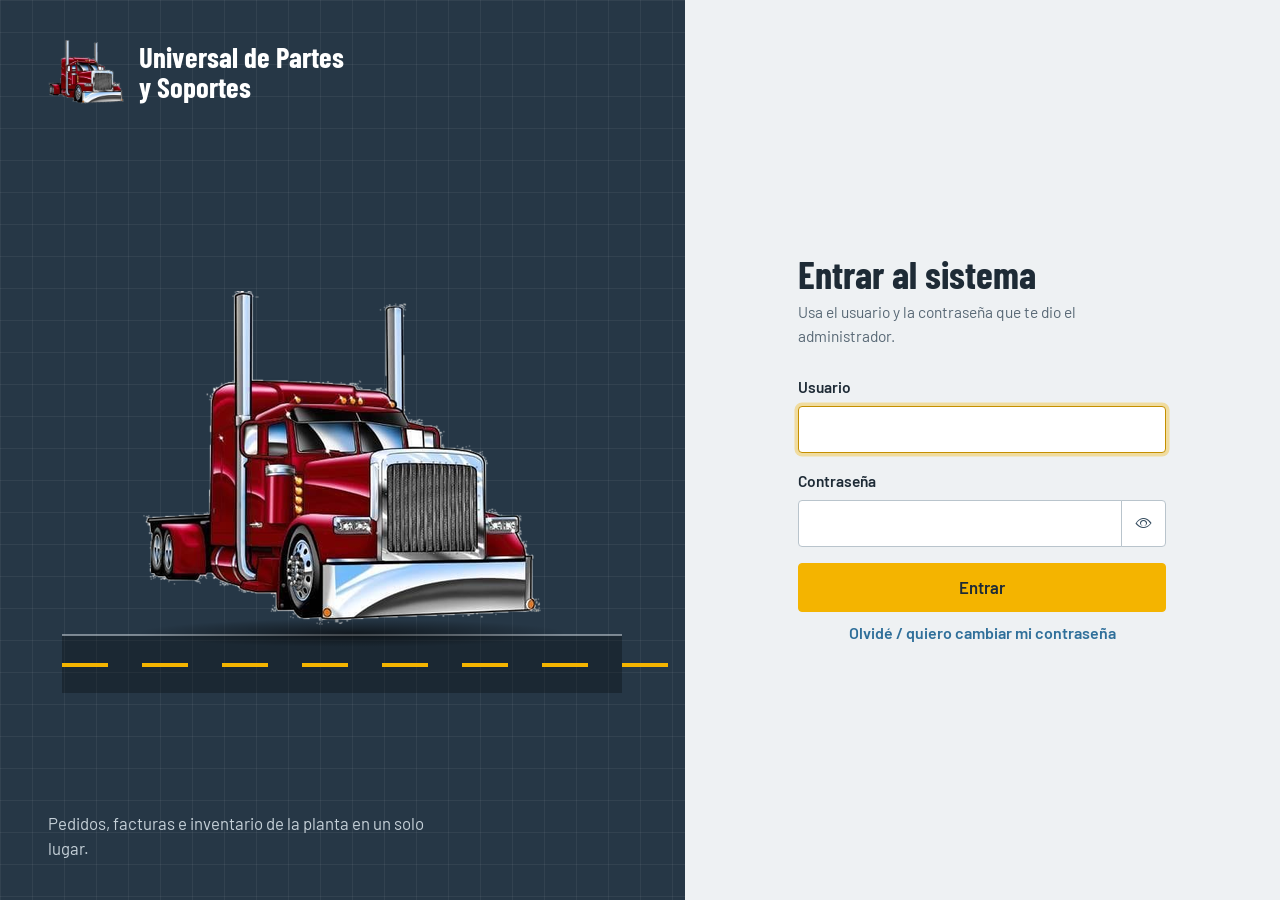
<file: frontend-soportes/index.html>
<!DOCTYPE html>
<html lang="es">
<head>
    <meta charset="UTF-8">
    <meta name="viewport" content="width=device-width, initial-scale=1">
    <meta name="theme-color" content="#263746">
    <title>Universal de Partes y Soportes</title>
    <link rel="icon" href="img/icono.png" type="image/png">
    <link rel="shortcut icon" href="img/favicon.ico">
    <link rel="apple-touch-icon" href="img/icono-180.png">
    <link href="https://cdn.jsdelivr.net/npm/bootstrap@5.3.0/dist/css/bootstrap.min.css" rel="stylesheet">
    <link rel="stylesheet" href="https://cdn.jsdelivr.net/npm/bootstrap-icons@1.11.1/font/bootstrap-icons.css">
    <link rel="stylesheet" href="css/estilos.css">
</head>
<body>
    <!-- Menú lateral: lo dibuja js/app.js a partir de los módulos del servidor -->
    <nav class="sidebar" id="sidebar" aria-label="Módulos"></nav>
    <div class="menu-fondo" id="menu-fondo"></div>

    <div class="main-content">
        <header class="top-navbar">
            <button class="btn-menu" id="btn-menu" type="button" aria-label="Abrir el menú"><i class="bi bi-list"></i></button>
            <h1 class="titulo-pagina" id="titulo">Resumen</h1>
            <span class="usuario-actual" id="usuario-actual"></span>
            <button class="btn btn-sm btn-salir" type="button" id="btn-clave"><i class="bi bi-key me-1"></i><span class="d-none d-sm-inline">Cambiar contraseña</span></button>
            <button class="btn btn-sm btn-salir" type="button" id="btn-salir"><i class="bi bi-box-arrow-right me-1"></i>Salir</button>
        </header>
        <main id="vista"><div class="text-secondary">Cargando...</div></main>
    </div>

    <!-- Ventana para crear y editar registros -->
    <div class="modal fade" id="modal" tabindex="-1">
        <div class="modal-dialog">
            <div class="modal-content">
                <div class="modal-header bg-dark text-white">
                    <h5 class="modal-title" id="modal-titulo"></h5>
                    <button type="button" class="btn-close btn-close-white" data-bs-dismiss="modal" aria-label="Cerrar"></button>
                </div>
                <div class="modal-body" id="modal-cuerpo"></div>
                <div class="modal-footer">
                    <div id="modal-error" class="text-danger small me-auto" style="white-space:pre-line"></div>
                    <button type="button" class="btn btn-secondary" data-bs-dismiss="modal">Cancelar</button>
                    <button type="button" class="btn btn-primary" id="btn-guardar">Guardar</button>
                </div>
            </div>
        </div>
    </div>

    <!-- Ventana con el detalle de un registro -->
    <div class="modal fade" id="modal-detalle" tabindex="-1">
        <div class="modal-dialog modal-xl modal-dialog-scrollable">
            <div class="modal-content">
                <div class="modal-header bg-dark text-white">
                    <button type="button" class="btn btn-sm btn-outline-light me-3 d-none" id="det-atras"><i class="bi bi-arrow-left"></i> Volver</button>
                    <h5 class="modal-title me-auto" id="det-titulo"></h5>
                    <button type="button" class="btn-close btn-close-white" data-bs-dismiss="modal" aria-label="Cerrar"></button>
                </div>
                <div class="modal-body bg-light" id="det-cuerpo"></div>
            </div>
        </div>
    </div>

    <!-- Cambiar contraseña -->
    <div class="modal fade" id="modal-clave" tabindex="-1">
        <div class="modal-dialog">
            <form class="modal-content" id="form-clave" autocomplete="off" novalidate>
                <div class="modal-header bg-dark text-white">
                    <h5 class="modal-title">Cambiar contraseña</h5>
                    <button type="button" class="btn-close btn-close-white" data-bs-dismiss="modal" aria-label="Cerrar"></button>
                </div>
                <div class="modal-body">
                    <input type="text" class="d-none" autocomplete="username" tabindex="-1" aria-hidden="true">
                    <label class="small text-secondary fw-bold mb-1" for="clave-actual">Contraseña actual</label>
                    <div class="mb-3"><input type="password" id="clave-actual" class="form-control" autocomplete="current-password" maxlength="128" required></div>
                    <label class="small text-secondary fw-bold mb-1" for="clave-nueva">Contraseña nueva</label>
                    <div class="mb-1"><input type="password" id="clave-nueva" class="form-control" autocomplete="new-password" maxlength="72" required></div>
                    <div class="small text-secondary mb-3">Mínimo 10 caracteres, con mayúsculas, minúsculas y números.</div>
                    <label class="small text-secondary fw-bold mb-1" for="clave-repite">Repite la contraseña nueva</label>
                    <div class="mb-2"><input type="password" id="clave-repite" class="form-control" autocomplete="new-password" maxlength="72" required></div>
                    <label class="small text-secondary fw-bold mb-1" for="clave-codigo">Código de verificación (llega a tu correo)</label>
                    <div class="input-group mb-2">
                        <input type="text" id="clave-codigo" class="form-control campo-codigo" inputmode="numeric" autocomplete="one-time-code" maxlength="6" placeholder="000000">
                        <button type="button" class="btn btn-secondary" id="btn-enviar-codigo">Enviar código</button>
                    </div>
                    <div id="clave-msg" class="small mt-2" role="alert" style="white-space:pre-line"></div>
                </div>
                <div class="modal-footer">
                    <button type="button" class="btn btn-secondary" data-bs-dismiss="modal">Cancelar</button>
                    <button type="submit" class="btn btn-primary" id="btn-clave-ok">Guardar contraseña</button>
                </div>
            </form>
        </div>
    </div>

    <!-- Vista previa e impresión de la factura -->
    <div class="modal fade" id="modal-factura" tabindex="-1">
        <div class="modal-dialog modal-lg modal-dialog-scrollable">
            <div class="modal-content">
                <div class="modal-header bg-dark text-white">
                    <h5 class="modal-title me-auto">Vista previa de la factura</h5>
                    <button type="button" class="btn btn-primary btn-sm me-3" id="btn-imprimir"><i class="bi bi-printer me-1"></i>Imprimir</button>
                    <button type="button" class="btn-close btn-close-white" data-bs-dismiss="modal" aria-label="Cerrar"></button>
                </div>
                <div class="modal-body bg-light" id="fac-cuerpo"></div>
            </div>
        </div>
    </div>

    <script src="https://cdn.jsdelivr.net/npm/bootstrap@5.3.0/dist/js/bootstrap.bundle.min.js"></script>
    <script src="js/sesion.js"></script>
    <script src="js/ver-clave.js"></script>
    <script src="js/app.js"></script>
</body>
</html>
</file>
<file: frontend-soportes/css/estilos.css>
/* ==========================================================================
   Universal de Partes y Soportes · hoja de estilos
   Se carga DESPUÉS de Bootstrap, así que puede sobrescribir lo que necesite.
   Todo el diseño sale de las variables de :root: cambia un color aquí y
   cambia en todo el sistema.
   ========================================================================== */

/* ---------- Fuentes (instaladas en el proyecto, no dependen de Internet) ---------- */
@font-face { font-family: "Barlow"; font-weight: 400; font-style: normal; font-display: swap;
  src: url("fonts/barlow-latin-400-normal.woff2") format("woff2"); }
@font-face { font-family: "Barlow"; font-weight: 500; font-style: normal; font-display: swap;
  src: url("fonts/barlow-latin-500-normal.woff2") format("woff2"); }
@font-face { font-family: "Barlow"; font-weight: 600; font-style: normal; font-display: swap;
  src: url("fonts/barlow-latin-600-normal.woff2") format("woff2"); }
@font-face { font-family: "Barlow"; font-weight: 700; font-style: normal; font-display: swap;
  src: url("fonts/barlow-latin-700-normal.woff2") format("woff2"); }
@font-face { font-family: "Barlow Condensed"; font-weight: 600; font-style: normal; font-display: swap;
  src: url("fonts/barlow-condensed-latin-600-normal.woff2") format("woff2"); }
@font-face { font-family: "Barlow Condensed"; font-weight: 700; font-style: normal; font-display: swap;
  src: url("fonts/barlow-condensed-latin-700-normal.woff2") format("woff2"); }

/* ---------- Variables de diseño ---------- */
:root {
  /* Acero: la estructura (menú, encabezados, bordes) */
  --acero-900: #1B2833;
  --acero-800: #263746;
  --acero-700: #364D60;
  --acero-500: #6B7F8F;
  --acero-300: #B9C4CC;
  --acero-200: #D8DFE4;
  --acero-100: #E8ECEF;

  /* Superficies y texto */
  --papel: #EEF1F3;
  --superficie: #FFFFFF;
  --tinta: #1E2B36;
  --tinta-suave: #586875;

  /* Marca y estados */
  --amarillo: #F4B400;          /* amarillo de seguridad industrial */
  --amarillo-fuerte: #C48F00;
  --amarillo-tenue: #FFF4CC;
  --oxido: #B3402B;             /* peligro / stock bajo */
  --galvanizado: #2F7D5B;       /* correcto / pagado */
  --cobalto: #2F6F9A;           /* informativo */

  --radio: 4px;                 /* botones y campos */
  --radio-grande: 8px;          /* tarjetas y ventanas */
  --ancho-menu: 272px;

  --fuente: "Barlow", system-ui, -apple-system, "Segoe UI", sans-serif;
  --fuente-titulos: "Barlow Condensed", "Barlow", system-ui, sans-serif;

  /* Le decimos a Bootstrap que use nuestros valores */
  --bs-body-font-family: var(--fuente);
  --bs-body-font-size: 0.97rem;
  --bs-body-color: var(--tinta);
  --bs-body-bg: var(--papel);
  --bs-border-color: var(--acero-200);
  --bs-primary-rgb: 47, 111, 154;
  --bs-success-rgb: 47, 125, 91;
  --bs-warning-rgb: 244, 180, 0;
  --bs-danger-rgb: 179, 64, 43;
  --bs-info-rgb: 127, 179, 213;
  --bs-secondary-rgb: 88, 104, 117;
  --bs-dark-rgb: 38, 55, 70;
  --bs-light-rgb: 238, 241, 243;
  --bs-link-color-rgb: 47, 111, 154;
}

body { font-family: var(--fuente); overflow-x: hidden; -webkit-font-smoothing: antialiased; }
.text-secondary { color: var(--tinta-suave) !important; }

/* Foco visible para quien navega con teclado */
:focus-visible { outline: 2px solid var(--tinta); outline-offset: 2px; }
.btn:focus-visible, .btn-icono:focus-visible { outline: 2px solid var(--tinta); outline-offset: 2px; box-shadow: none; }
.form-control:focus, .form-select:focus {
  border-color: var(--amarillo-fuerte);
  box-shadow: 0 0 0 .22rem rgba(244, 180, 0, .35);
  outline: 0;
}

/* ---------- Botones ---------- */
.btn { border-radius: var(--radio); font-weight: 600; }
.btn-primary {
  --bs-btn-bg: var(--amarillo);            --bs-btn-border-color: var(--amarillo);
  --bs-btn-color: var(--tinta);
  --bs-btn-hover-bg: #FFC61A;              --bs-btn-hover-border-color: #FFC61A;
  --bs-btn-hover-color: var(--tinta);
  --bs-btn-active-bg: var(--amarillo-fuerte); --bs-btn-active-border-color: var(--amarillo-fuerte);
  --bs-btn-active-color: var(--tinta);
  --bs-btn-disabled-bg: var(--amarillo);   --bs-btn-disabled-border-color: var(--amarillo);
  --bs-btn-disabled-color: var(--tinta);
}
.btn-secondary {
  --bs-btn-bg: var(--superficie);          --bs-btn-border-color: var(--acero-300);
  --bs-btn-color: var(--tinta);
  --bs-btn-hover-bg: var(--acero-100);     --bs-btn-hover-border-color: var(--acero-300);
  --bs-btn-hover-color: var(--tinta);
  --bs-btn-active-bg: var(--acero-200);    --bs-btn-active-border-color: var(--acero-300);
  --bs-btn-active-color: var(--tinta);
}
.btn-salir {
  background: var(--superficie); color: var(--tinta); border: 1px solid var(--acero-300);
}
.btn-salir:hover { background: var(--acero-800); border-color: var(--acero-800); color: #fff; }

/* Botones cuadrados con ícono (ver, editar, borrar) */
.btn-icono {
  width: 2rem; height: 2rem; padding: 0; margin-right: .25rem;
  display: inline-grid; place-items: center;
  background: var(--superficie); color: var(--acero-700);
  border: 1px solid var(--acero-300); border-radius: var(--radio);
  transition: background-color .15s, color .15s, border-color .15s;
}
.btn-icono:hover { background: var(--acero-800); border-color: var(--acero-800); color: #fff; }
.btn-icono.borrar:hover { background: var(--oxido); border-color: var(--oxido); }

/* ---------- Formularios ---------- */
.form-control, .form-select { border-radius: var(--radio); border-color: var(--acero-300); }
.form-label { font-weight: 600; }
.input-group-text { background: var(--acero-100); border-color: var(--acero-300); }

/* ---------- Tarjetas ---------- */
.card {
  border: 1px solid var(--acero-200) !important;
  border-radius: var(--radio-grande);
  box-shadow: none !important;
}
.card-header {
  background: var(--superficie) !important;
  border-bottom: 1px solid var(--acero-200);
  font-family: var(--fuente-titulos); font-size: 1.12rem; font-weight: 600;
}

/* ---------- Menú lateral ---------- */
.sidebar {
  position: fixed; inset: 0 auto 0 0; width: var(--ancho-menu); z-index: 1040;
  background: var(--acero-800); color: #fff; overflow-y: auto;
  transition: transform .2s ease;
}
.sidebar-brand {
  display: flex; align-items: center; gap: .65rem;
  padding: 1.2rem 1.25rem; margin-bottom: .25rem;
  font-family: var(--fuente-titulos); font-size: 1.3rem; font-weight: 700; line-height: 1.05;
  border-bottom: 1px solid rgba(255, 255, 255, .12);
}
.logo-camion { height: 44px; width: auto; flex: none; }
.sidebar .grupo {
  padding: 1.15rem 1.25rem .35rem;
  font-size: .85rem; font-weight: 600; color: #9FB0BD;
}
.sidebar a {
  display: flex; align-items: center;
  padding: .58rem 1.25rem; font-size: .96rem;
  color: #D3DBE1; text-decoration: none;
  border-left: 4px solid transparent;
  transition: background-color .15s, color .15s;
}
.sidebar a:hover { background: rgba(255, 255, 255, .07); color: #fff; }
.sidebar a.activo {
  background: rgba(244, 180, 0, .13); color: #fff; font-weight: 600;
  border-left-color: var(--amarillo);
}

/* ---------- Zona principal ---------- */
.main-content { margin-left: var(--ancho-menu); padding: 1.5rem 2rem 3rem; min-height: 100vh; }
.top-navbar {
  display: flex; align-items: center; gap: .85rem;
  margin-bottom: 1.5rem; padding-bottom: .9rem;
  border-bottom: 2px solid var(--acero-800);
}
.titulo-pagina {
  margin: 0; margin-right: auto;
  font-family: var(--fuente-titulos); font-size: 1.9rem; font-weight: 600; line-height: 1.1;
}
.usuario-actual { font-size: .9rem; color: var(--tinta-suave); }
.btn-menu {
  display: none; width: 2.4rem; height: 2.4rem; padding: 0; place-items: center;
  background: var(--acero-800); color: #fff; border: 0; border-radius: var(--radio); font-size: 1.4rem;
}
.menu-fondo { display: none; position: fixed; inset: 0; z-index: 1030; background: rgba(27, 40, 51, .55); }

#vista h4 { font-family: var(--fuente-titulos); font-size: 1.45rem; font-weight: 600; }

/* ---------- Resumen: indicadores ---------- */
.kpi {
  display: flex; align-items: center; gap: .9rem; height: 100%;
  padding: 1rem 1.1rem;
  background: var(--superficie);
  border: 1px solid var(--acero-200); border-left: 5px solid var(--kpi, var(--acero-300));
  border-radius: var(--radio-grande);
}
.kpi i { font-size: 1.8rem; line-height: 1; color: var(--acero-700); }
.kpi-t { font-size: .9rem; color: var(--tinta-suave); }
.kpi-v { font-family: var(--fuente-titulos); font-size: 2.1rem; font-weight: 700; line-height: 1.1; font-variant-numeric: tabular-nums; }
.kpi-success { --kpi: var(--galvanizado); }
.kpi-warning { --kpi: var(--amarillo); }
.kpi-primary { --kpi: var(--cobalto); }
.kpi-danger  { --kpi: var(--oxido); }
.kpi-secondary { --kpi: var(--acero-300); }

/* ---------- Tablas ---------- */
.table-container {
  background: var(--superficie);
  border: 1px solid var(--acero-200); border-radius: var(--radio-grande);
  overflow: hidden;
}
.table { --bs-table-bg: transparent; margin-bottom: 0; }
.table-hover { --bs-table-hover-bg: var(--amarillo-tenue); }
.table > :not(caption) > * > * { padding: .62rem .85rem; font-variant-numeric: tabular-nums; }
.encabezado-tabla th {
  background: var(--acero-100); color: var(--tinta);
  font-size: .88rem; font-weight: 700; white-space: nowrap;
  border-bottom: 2px solid var(--acero-300);
}
.table-sm > :not(caption) > * > * { padding: .45rem .85rem; }
.table-sm thead th { font-size: .85rem; color: var(--tinta-suave); font-weight: 600; }
/* Códigos (PED-1002) y estados no se parten en dos líneas; los botones de acción siempre en una fila */
.table-sm td:first-child, .table-sm td:last-child, #tbody td:last-child { white-space: nowrap; }

/* Estados: etiquetas rectas, como las de un rótulo de planta */
.badge { border-radius: 2px; font-weight: 600; font-size: .8rem; padding: .35em .6em; }

/* ---------- Ventanas (modales) ---------- */
.modal-content { border: 0; border-radius: var(--radio-grande); overflow: hidden; }
.modal-title { font-family: var(--fuente-titulos); font-size: 1.4rem; font-weight: 600; }
.modal-header .btn-outline-light { --bs-btn-border-color: rgba(255,255,255,.5); }
.dir-widget { border-color: var(--acero-300) !important; border-radius: var(--radio) !important; }

/* ==========================================================================
   Pantalla de acceso (login.html)
   ========================================================================== */
.login { min-height: 100vh; display: grid; grid-template-columns: minmax(0, 1.15fr) minmax(0, 1fr); }

.login-plano {
  display: flex; flex-direction: column; justify-content: space-between; gap: 1.5rem;
  padding: 2.5rem 3rem; color: #fff; background-color: var(--acero-800);
  /* papel cuadriculado de plano técnico */
  background-image:
    linear-gradient(rgba(255, 255, 255, .055) 1px, transparent 1px),
    linear-gradient(90deg, rgba(255, 255, 255, .055) 1px, transparent 1px);
  background-size: 32px 32px;
}
.login-marca { display: flex; align-items: center; gap: .9rem; font-family: var(--fuente-titulos); font-size: 1.8rem; font-weight: 700; line-height: 1.05; }
.login-marca .logo-camion { height: 64px; }
.login-dibujo { width: 100%; max-width: 560px; margin: 0 auto; height: auto; }
.login-frase { max-width: 26rem; margin: 0; color: #C5D0D8; font-size: 1.05rem; line-height: 1.45; }

/* El plano se dibuja una sola vez al cargar */
.trazo { stroke-dasharray: 1; stroke-dashoffset: 1; animation: trazar 1.7s cubic-bezier(.3, .6, .3, 1) .15s forwards; }
.cotas { opacity: 0; animation: aparecer .6s ease 1.4s forwards; }
@keyframes trazar { to { stroke-dashoffset: 0; } }
@keyframes aparecer { to { opacity: 1; } }

.login-form-zona { display: grid; place-items: center; padding: 2rem 1.5rem; background: var(--papel); }
.login-form { width: 100%; max-width: 23rem; }
.login-form h1 { margin: 0 0 .4rem; font-family: var(--fuente-titulos); font-size: 2.4rem; font-weight: 700; line-height: 1.05; }
.login-form .ayuda { margin-bottom: 1.75rem; color: var(--tinta-suave); }
.login-form .form-control { padding: .65rem .8rem; background: var(--superficie); }
.login-form .btn-primary { padding: .7rem; font-size: 1.05rem; }
.login-error {
  margin-bottom: 1rem; padding: .6rem .8rem;
  color: var(--oxido); background: #FBEDEA; border-left: 4px solid var(--oxido); border-radius: 2px;
  font-size: .93rem;
}

/* ==========================================================================
   Pantallas pequeñas
   ========================================================================== */
@media (max-width: 991.98px) {
  .sidebar { transform: translateX(-100%); box-shadow: none; }
  body.menu-abierto .sidebar { transform: none; box-shadow: 0 0 40px rgba(0, 0, 0, .35); }
  body.menu-abierto .menu-fondo { display: block; }
  .main-content { margin-left: 0; padding: 1rem 1rem 2.5rem; }
  .btn-menu { display: inline-grid; }
  .titulo-pagina { font-size: 1.6rem; }
  .usuario-actual { display: none; }
  /* En tablas: filas compactas y desplazamiento horizontal en vez de partir los textos */
  .table-container td { white-space: nowrap; }
}

@media (max-width: 575.98px) {
  /* Título y botón arriba; el buscador ocupa todo el ancho debajo */
  #buscar { order: 3; flex: 1 1 100%; max-width: none !important; margin-left: 0 !important; }
  #vista h4 { margin-right: auto !important; }
}

@media (max-width: 860px) {
  .login { grid-template-columns: 1fr; grid-template-rows: auto 1fr; }
  .login-plano { padding: 1.1rem 1.25rem; }
  .login-dibujo, .login-frase { display: none; }
  .login-marca { font-size: 1.4rem; }
  .login-marca .logo-camion { height: 48px; }
  .login-form-zona { align-items: start; padding-top: 2.5rem; }
}

@media (prefers-reduced-motion: reduce) {
  *, *::before, *::after { transition: none !important; animation: none !important; }
  .trazo { stroke-dashoffset: 0; }
  .cotas { opacity: 1; }
}


/* ==========================================================================
   Factura: vista previa e impresión
   ========================================================================== */
.factura-hoja {
  position: relative; max-width: 760px; margin: 0 auto; padding: 2rem 2.25rem;
  background: #fff; color: #1E2B36; border: 1px solid var(--acero-200); border-radius: var(--radio-grande);
  font-size: .95rem;
}
.factura-cab { display: flex; align-items: center; gap: 1rem; padding-bottom: 1rem; border-bottom: 3px solid var(--acero-800); }
.factura-logo { height: 64px; width: auto; }
.factura-empresa { flex: 1; }
.factura-empresa h2 { margin: 0; font-family: var(--fuente-titulos); font-size: 1.7rem; font-weight: 700; line-height: 1.05; }
.factura-empresa p { margin: .15rem 0 0; color: var(--tinta-suave); }
.factura-num { text-align: right; line-height: 1.2; }
.factura-num span { display: block; font-size: .8rem; color: var(--tinta-suave); }
.factura-num b { display: block; font-family: var(--fuente-titulos); font-size: 1.6rem; }
.factura-num small { color: var(--tinta-suave); font-size: .9rem; }
.factura-estado {
  display: inline-block; margin: 1rem 0 0; padding: .15rem .7rem; border: 2px solid currentColor; border-radius: 2px;
  font-weight: 700; letter-spacing: .08em; font-size: .85rem; color: var(--acero-700);
}
.factura-estado.estado-pagada { color: var(--galvanizado); }
.factura-estado.estado-pendiente { color: var(--amarillo-fuerte); }
.factura-estado.estado-anulada { color: var(--oxido); }
.factura-hoja.anulada::after {
  content: "ANULADA"; position: absolute; inset: 0; display: grid; place-items: center; pointer-events: none;
  font-family: var(--fuente-titulos); font-size: 6rem; font-weight: 700; color: rgba(179, 64, 43, .14);
  transform: rotate(-22deg);
}
.factura-datos { display: grid; grid-template-columns: 1fr 1fr; gap: 1.25rem; margin: 1.1rem 0 1.25rem; }
.factura-bloque h3 { margin: 0 0 .4rem; padding-bottom: .25rem; border-bottom: 1px solid var(--acero-300);
  font-family: var(--fuente-titulos); font-size: 1.1rem; font-weight: 600; }
.factura-bloque div { display: flex; justify-content: space-between; gap: .75rem; padding: .12rem 0; }
.factura-bloque span { color: var(--tinta-suave); }
.factura-bloque b { font-weight: 600; text-align: right; }
.factura-tabla { width: 100%; border-collapse: collapse; }
.factura-tabla th { padding: .5rem .6rem; background: var(--acero-100); border-bottom: 2px solid var(--acero-300); font-size: .85rem; text-align: left; }
.factura-tabla td { padding: .5rem .6rem; border-bottom: 1px solid var(--acero-200); }
.factura-tabla .num { text-align: right; font-variant-numeric: tabular-nums; white-space: nowrap; }
.factura-tabla .vacio { text-align: center; color: var(--tinta-suave); }
.factura-tabla tfoot td { border-bottom: 0; border-top: 2px solid var(--acero-800); font-weight: 700; padding-top: .7rem; }
.factura-tabla tfoot .total { font-family: var(--fuente-titulos); font-size: 1.6rem; }
.factura-aviso { margin: 1rem 0 0; padding: .5rem .75rem; background: var(--amarillo-tenue); border-left: 4px solid var(--amarillo); font-size: .88rem; }
.factura-pie { margin-top: 2rem; padding-top: .75rem; border-top: 1px solid var(--acero-200); text-align: center; color: var(--tinta-suave); font-size: .9rem; }
@media (max-width: 575.98px) {
  .factura-hoja { padding: 1.1rem; }
  .factura-cab { flex-wrap: wrap; }
  .factura-datos { grid-template-columns: 1fr; }
}

/* Al imprimir: hoja limpia, sin marcos ni avisos, con los colores tal cual */
body.impresion { background: #fff; margin: 0; padding: 0; overflow: visible; }
body.impresion .factura-hoja { max-width: none; border: 0; border-radius: 0; padding: 0; }
body.impresion .sin-imprimir { display: none !important; }
@media print {
  @page { margin: 14mm; }
  body { background: #fff; }
  .factura-hoja { -webkit-print-color-adjust: exact; print-color-adjust: exact; }
  .sin-imprimir { display: none !important; }
}


/* ==========================================================================
   Login: escena animada del camión
   ========================================================================== */
.escena { overflow: visible; }
.escena * { transform-box: fill-box; }

/* El camión llega desde la izquierda, frena con un pequeño balanceo y se queda "en marcha" */
.camion-entra { animation: llega 2.1s cubic-bezier(.16, .84, .3, 1) both; }
@keyframes llega {
  0%   { transform: translateX(-130%) skewX(-6deg); opacity: 0; }
  12%  { opacity: 1; }
  78%  { transform: translateX(2%) skewX(1.5deg); }
  100% { transform: none; }
}
.camion-bote { transform-origin: 50% 100%; animation: bote 1.15s ease-in-out 2.1s infinite; }
@keyframes bote {
  0%, 100% { transform: translateY(0) rotate(0); }
  30%      { transform: translateY(-2.5px) rotate(-.18deg); }
  60%      { transform: translateY(.8px) rotate(.12deg); }
}
.sombra-camion { animation: sombra-llega 2.1s cubic-bezier(.16, .84, .3, 1) both; }
@keyframes sombra-llega { 0% { transform: translateX(-130%); opacity: 0; } 100% { transform: none; opacity: 1; } }

/* Carretera en movimiento */
.rayas { animation: carretera .7s linear infinite; }
@keyframes carretera { to { stroke-dashoffset: -80; } }

/* Rayas de velocidad: aparecen al llegar y se desvanecen */
.velocidad path { stroke-dasharray: 160; animation: estela 1.9s ease-out both; opacity: 0; }
.velocidad path:nth-child(2) { animation-delay: .1s; } .velocidad path:nth-child(3) { animation-delay: .2s; } .velocidad path:nth-child(4) { animation-delay: .3s; }
@keyframes estela {
  0%   { opacity: 0; stroke-dashoffset: 160; }
  25%  { opacity: .7; }
  100% { opacity: 0; stroke-dashoffset: -160; }
}

/* Humo de los escapes */
.humo .h { opacity: 0; transform-origin: center; animation: humo 2.6s ease-out infinite; animation-delay: 2s; }
.humo .h2 { animation-delay: 2.9s; } .humo .h3 { animation-delay: 3.8s; }
.humo .b { animation-delay: 2.3s; } .humo .b.h2 { animation-delay: 3.2s; } .humo .b.h3 { animation-delay: 4.1s; }
@keyframes humo {
  0%   { opacity: 0; transform: translate(0, 0) scale(.5); }
  12%  { opacity: .55; }
  100% { opacity: 0; transform: translate(-46px, -78px) scale(3.2); }
}

/* Faros que respiran */
.faro { transform-origin: left center; opacity: 0; animation: faro 2.4s ease-in-out 1.9s infinite; }
@keyframes faro { 0%, 100% { opacity: .25; transform: scaleX(.85); } 50% { opacity: .75; transform: scaleX(1.05); } }

.enlace-clave { color: var(--cobalto); font-weight: 600; text-decoration: none; }
.enlace-clave:hover { text-decoration: underline; }

@media (prefers-reduced-motion: reduce) {
  .camion-entra, .camion-bote, .sombra-camion, .rayas { animation: none !important; }
  .humo, .velocidad, .faro { display: none; }
}

/* Botón del ojo en los campos de contraseña */
.btn-ojo { border-color: var(--acero-300); color: var(--acero-700); padding-inline: .85rem; }
.btn-ojo:hover { background: var(--acero-800); border-color: var(--acero-800); color: #fff; }
.input-group > .form-control:focus { z-index: 3; }

.campo-codigo { letter-spacing: .35em; font-size: 1.2rem; font-weight: 600; font-variant-numeric: tabular-nums; }
.campo-codigo::placeholder { letter-spacing: .35em; opacity: .4; }
</file>
